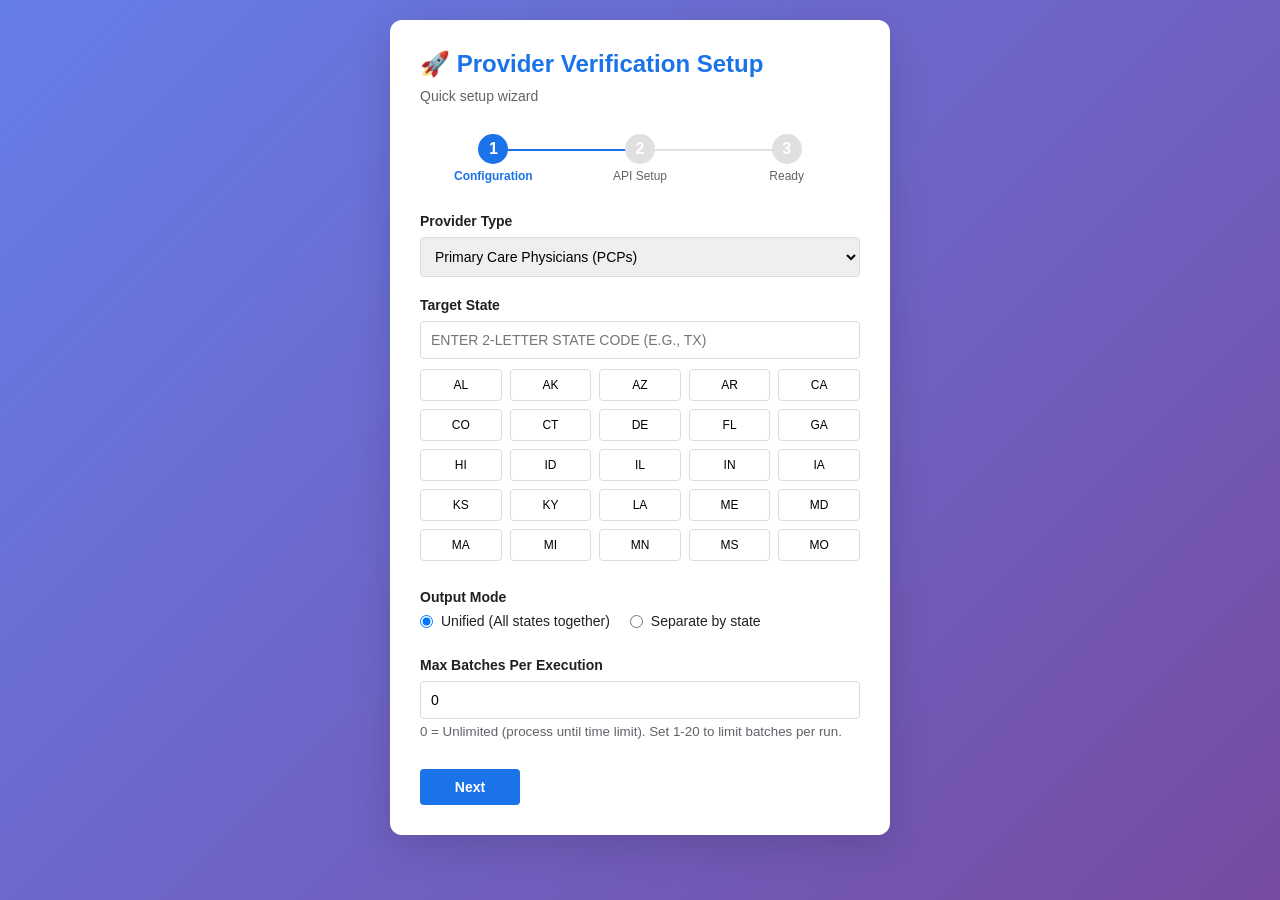
<file: QuickStartWizard.html>
<!DOCTYPE html>
<html>
<head>
  <base target="_top">
  <style>
    * { box-sizing: border-box; margin: 0; padding: 0; }
    
    body {
      font-family: -apple-system, BlinkMacSystemFont, 'Segoe UI', Roboto, Arial, sans-serif;
      padding: 20px;
      background: linear-gradient(135deg, #667eea 0%, #764ba2 100%);
      min-height: 100vh;
    }
    
    .wizard-container {
      background: white;
      border-radius: 12px;
      padding: 30px;
      box-shadow: 0 10px 40px rgba(0, 0, 0, 0.15);
      max-width: 500px;
      margin: 0 auto;
    }
    
    h1 { color: #1a73e8; margin-bottom: 10px; font-size: 24px; }
    .subtitle { color: #5f6368; margin-bottom: 30px; font-size: 14px; }
    
    .step-indicators { display: flex; justify-content: space-between; margin-bottom: 30px; }
    .step { flex: 1; text-align: center; position: relative; }
    
    .step:not(:last-child)::after {
      content: ''; position: absolute; top: 15px; right: -50%;
      width: 100%; height: 2px; background: #e0e0e0; z-index: 0;
    }
    
    .step.active::after { background: #1a73e8; }
    
    .step-circle {
      width: 30px; height: 30px; border-radius: 50%;
      background: #e0e0e0; color: white;
      display: inline-flex; align-items: center; justify-content: center;
      font-weight: bold; position: relative; z-index: 1; margin-bottom: 5px;
    }
    
    .step.active .step-circle { background: #1a73e8; }
    .step.completed .step-circle { background: #34a853; }
    .step-label { font-size: 12px; color: #5f6368; }
    .step.active .step-label { color: #1a73e8; font-weight: 600; }
    
    .wizard-content { min-height: 250px; }
    .form-group { margin-bottom: 20px; }
    
    label {
      display: block; margin-bottom: 8px;
      font-weight: 600; color: #202124; font-size: 14px;
    }
    
    input, select, textarea {
      width: 100%; padding: 10px;
      border: 1px solid #dadce0; border-radius: 4px;
      font-size: 14px; transition: all 0.3s;
    }
    
    input:focus, select:focus, textarea:focus {
      outline: none; border-color: #1a73e8;
      box-shadow: 0 0 0 3px rgba(26, 115, 232, 0.1);
    }
    
    .info-box {
      background: #e8f0fe; border: 1px solid #1a73e8;
      border-radius: 8px; padding: 15px; margin: 20px 0;
      font-size: 13px; color: #174ea6;
    }
    
    .success-box { background: #e6f4ea; border-color: #34a853; color: #0d652d; }
    .error-box { background: #fce8e6; border-color: #ea4335; color: #b31412; }
    
    .button-group {
      display: flex; gap: 10px; margin-top: 30px;
      justify-content: space-between;
    }
    
    button {
      padding: 10px 20px; border: none; border-radius: 4px;
      font-size: 14px; font-weight: 600; cursor: pointer;
      transition: all 0.3s; min-width: 100px;
    }
    
    .btn-primary { background: #1a73e8; color: white; }
    .btn-primary:hover { background: #1557b0; }
    .btn-secondary { background: #f8f9fa; color: #5f6368; border: 1px solid #dadce0; }
    .btn-secondary:hover { background: #e8eaed; }
    .btn-success { background: #34a853; color: white; }
    .btn-success:hover { background: #2d8e47; }
    
    .state-grid {
      display: grid; grid-template-columns: repeat(5, 1fr);
      gap: 8px; margin-top: 10px; max-height: 200px; overflow-y: auto;
    }
    
    .state-button {
      padding: 8px; text-align: center;
      border: 1px solid #dadce0; border-radius: 4px;
      background: white; cursor: pointer; font-size: 12px;
      transition: all 0.2s;
    }
    
    .state-button:hover { background: #f8f9fa; border-color: #1a73e8; }
    .state-button.selected { background: #1a73e8; color: white; }
    
    .spinner {
      border: 3px solid #f3f3f3; border-top: 3px solid #1a73e8;
      border-radius: 50%; width: 40px; height: 40px;
      animation: spin 1s linear infinite; margin: 20px auto;
    }
    
    @keyframes spin { 0% { transform: rotate(0deg); } 100% { transform: rotate(360deg); } }
  </style>
</head>
<body>
  <div class="wizard-container">
    <h1>🚀 Provider Verification Setup</h1>
    <p class="subtitle">Quick setup wizard</p>
    
    <div class="step-indicators">
      <div class="step active" id="step-1-indicator">
        <div class="step-circle">1</div>
        <div class="step-label">Configuration</div>
      </div>
      <div class="step" id="step-2-indicator">
        <div class="step-circle">2</div>
        <div class="step-label">API Setup</div>
      </div>
      <div class="step" id="step-3-indicator">
        <div class="step-circle">3</div>
        <div class="step-label">Ready</div>
      </div>
    </div>
    
    <div class="wizard-content" id="wizard-content">
      <!-- Step 1: Configuration -->
      <div id="step-1" class="step-content">
        <div class="form-group">
          <label for="provider-type">Provider Type</label>
          <select id="provider-type">
            <option value="PCP">Primary Care Physicians (PCPs)</option>
            <option value="OBGYN">OB/GYN Specialists</option>
            <option value="SPECIALIST">Other Specialists</option>
          </select>
        </div>
        
        <div class="form-group">
          <label for="state">Target State</label>
          <input type="text" id="state" placeholder="Enter 2-letter state code (e.g., TX)" 
                 maxlength="2" style="text-transform: uppercase" 
                 onkeyup="this.value = this.value.toUpperCase()">
          <div class="state-grid" id="state-grid"></div>
        </div>
        
        <div class="form-group">
          <label>Output Mode</label>
          <div style="display: flex; gap: 20px;">
            <label style="display: flex; align-items: center; font-weight: normal;">
              <input type="radio" name="output-mode" value="unified" checked style="width: auto; margin-right: 8px;">
              Unified (All states together)
            </label>
            <label style="display: flex; align-items: center; font-weight: normal;">
              <input type="radio" name="output-mode" value="separate" style="width: auto; margin-right: 8px;">
              Separate by state
            </label>
          </div>
        </div>
        
        <div class="form-group">
          <label for="max-batches">Max Batches Per Execution</label>
          <input type="number" id="max-batches" value="0" min="0" max="100">
          <small style="color: #5f6368; display: block; margin-top: 5px;">
            0 = Unlimited (process until time limit). Set 1-20 to limit batches per run.
          </small>
        </div>

        <div id="api-status-box"></div>
      </div>
      
      <!-- Step 2: API Setup -->
      <div id="step-2" class="step-content" style="display: none;">
        <div class="form-group">
          <label for="api-key">Google Places API Key</label>
          <input type="password" id="api-key" placeholder="Enter your API key">
          <small style="color: #5f6368; display: block; margin-top: 5px;">
            Get one from <a href="https://console.cloud.google.com" target="_blank">Google Cloud Console</a>
          </small>
        </div>
        
        <div class="info-box">
          <strong>How to get an API key:</strong><br>
          1. Go to Google Cloud Console<br>
          2. Create or select a project<br>
          3. Enable "Places API (New)"<br>
          4. Create credentials (API Key)<br>
          5. Copy and paste here
        </div>
        
        <button class="btn-secondary" onclick="testApiKey()" style="width: 100%;">Test API Key</button>
        <div id="api-test-result" style="margin-top: 10px;"></div>
      </div>
      
      <!-- Step 3: Ready -->
      <div id="step-3" class="step-content" style="display: none;">
        <div class="success-box">
          <h3>✅ Setup Complete!</h3>
          <p style="margin-top: 10px;">Ready to start verification.</p>
        </div>
        
        <div style="margin: 20px 0;">
          <h4 style="margin-bottom: 10px;">Summary:</h4>
          <div style="font-size: 13px;">
            <p><strong>Provider Type:</strong> <span id="summary-provider"></span></p>
            <p><strong>Target State:</strong> <span id="summary-state"></span></p>
            <p><strong>Output Mode:</strong> <span id="summary-mode"></span></p>
            <p><strong>Input Sheet:</strong> <span id="summary-input"></span></p>
            <p><strong>Max Batches:</strong> <span id="summary-batches"></span></p>
          </div>
        </div>
        
        <div class="info-box">
          <strong>What happens next:</strong><br>
          1. Click "Start Verification"<br>
          2. System will process providers in batches<br>
          3. Check verified, review, and error sheets for results
        </div>
      </div>
    </div>
    
    <div class="button-group">
      <button class="btn-secondary" id="btn-back" onclick="previousStep()" style="display: none;">Back</button>
      <button class="btn-primary" id="btn-next" onclick="nextStep()">Next</button>
      <button class="btn-success" id="btn-finish" onclick="finishSetup()" style="display: none;">Start Verification</button>
    </div>
  </div>
  
  <script>
    let currentStep = 1;
    const totalSteps = 3;
    let config = {
      providerType: 'PCP',
      state: 'TX',
      outputMode: 'unified',
      maxBatchesPerRun: 0,
      apiKey: ''
    };
    let skipApiSetup = false;

    const states = [
      'AL', 'AK', 'AZ', 'AR', 'CA', 'CO', 'CT', 'DE', 'FL', 'GA',
      'HI', 'ID', 'IL', 'IN', 'IA', 'KS', 'KY', 'LA', 'ME', 'MD',
      'MA', 'MI', 'MN', 'MS', 'MO', 'MT', 'NE', 'NV', 'NH', 'NJ',
      'NM', 'NY', 'NC', 'ND', 'OH', 'OK', 'OR', 'PA', 'RI', 'SC',
      'SD', 'TN', 'TX', 'UT', 'VT', 'VA', 'WA', 'WV', 'WI', 'WY'
    ];
    
    window.onload = function() {
      populateStateGrid();
      checkApiKey();
    };
    
    function populateStateGrid() {
      const grid = document.getElementById('state-grid');
      states.forEach(state => {
        const btn = document.createElement('div');
        btn.className = 'state-button';
        btn.textContent = state;
        btn.onclick = function() { selectState(state); };
        grid.appendChild(btn);
      });
    }
    
    function selectState(state) {
      document.getElementById('state').value = state;
      config.state = state;
      document.querySelectorAll('.state-button').forEach(btn => {
        btn.classList.toggle('selected', btn.textContent === state);
      });
    }
    
    function checkApiKey() {
      google.script.run.withSuccessHandler(hasKey => {
        skipApiSetup = hasKey;
        const box = document.getElementById('api-status-box');
        if (hasKey) {
          box.innerHTML = '<div class="success-box">✅ API Key Found! Will skip API setup.</div>';
        }
      }).checkApiKeyExists();
    }
    
    function updateStepIndicators() {
      for (let i = 1; i <= totalSteps; i++) {
        const indicator = document.getElementById(`step-${i}-indicator`);
        indicator.classList.remove('active', 'completed');
        if (i < currentStep) indicator.classList.add('completed');
        else if (i === currentStep) indicator.classList.add('active');
      }
    }
    
    function showStep(step) {
      for (let i = 1; i <= totalSteps; i++) {
        const content = document.getElementById(`step-${i}`);
        if (content) content.style.display = i === step ? 'block' : 'none';
      }
      
      document.getElementById('btn-back').style.display = step > 1 ? 'block' : 'none';
      document.getElementById('btn-next').style.display = step < totalSteps ? 'block' : 'none';
      document.getElementById('btn-finish').style.display = step === totalSteps ? 'block' : 'none';
      
      updateStepIndicators();
    }
    
    function validateCurrentStep() {
      if (currentStep === 1) {
        config.providerType = document.getElementById('provider-type').value;
        config.state = document.getElementById('state').value;
        config.outputMode = document.querySelector('input[name="output-mode"]:checked').value;
        config.maxBatchesPerRun = parseInt(document.getElementById('max-batches').value) || 0;
        
        if (!config.state || config.state.length !== 2) {
          alert('Please enter a valid 2-letter state code');
          return false;
        }
        return true;
      }
      
      if (currentStep === 2) {
        config.apiKey = document.getElementById('api-key').value;
        if (!config.apiKey) {
          alert('Please enter your API key');
          return false;
        }
        return true;
      }
      
      return true;
    }
    
    function nextStep() {
      if (!validateCurrentStep()) return;
      
      if (currentStep < totalSteps) {
        if (currentStep === 1 && skipApiSetup) {
          currentStep = 3;
          updateSummary();
        } else {
          currentStep++;
        }
        showStep(currentStep);
      }
    }
    
    function previousStep() {
      if (currentStep > 1) {
        if (currentStep === 3 && skipApiSetup) {
          currentStep = 1;
        } else {
          currentStep--;
        }
        showStep(currentStep);
      }
    }
    
    function testApiKey() {
      const apiKey = document.getElementById('api-key').value;
      const resultDiv = document.getElementById('api-test-result');
      
      if (!apiKey) {
        resultDiv.className = 'error-box';
        resultDiv.textContent = 'Please enter an API key';
        return;
      }
      
      resultDiv.className = 'info-box';
      resultDiv.innerHTML = '<div class="spinner"></div> Testing...';
      
      google.script.run
        .withSuccessHandler(result => {
          if (result.valid) {
            resultDiv.className = 'success-box';
            resultDiv.textContent = '✅ ' + result.message;
          } else {
            resultDiv.className = 'error-box';
            resultDiv.textContent = '❌ ' + result.message;
          }
        })
        .withFailureHandler(err => {
          resultDiv.className = 'error-box';
          resultDiv.textContent = '❌ Error: ' + err.message;
        })
        .testApiKeyValid(apiKey);
    }
    
    function updateSummary() {
      document.getElementById('summary-provider').textContent = config.providerType;
      document.getElementById('summary-state').textContent = config.state;
      document.getElementById('summary-mode').textContent = config.outputMode === 'unified' ? 'Unified' : 'Separate';
      document.getElementById('summary-input').textContent = `${config.providerType}_${config.state}_import`;
      document.getElementById('summary-batches').textContent = config.maxBatchesPerRun === 0 ? 'Unlimited' : config.maxBatchesPerRun;
    }
    
    function finishSetup() {
      const btn = document.getElementById('btn-finish');
      btn.disabled = true;
      btn.textContent = 'Starting...';
      
      google.script.run
        .withSuccessHandler(result => {
          if (result.success) {
            alert('Setup complete! Close this window and start verification from the menu.');
            google.script.host.close();
          } else {
            alert('Error: ' + (result.error || 'Unknown error'));
            btn.disabled = false;
            btn.textContent = 'Start Verification';
          }
        })
        .withFailureHandler(err => {
          alert('Error: ' + err.message);
          btn.disabled = false;
          btn.textContent = 'Start Verification';
        })
        .saveConfigAndStart(config);
    }
  </script>
</body>
</html>
</file>
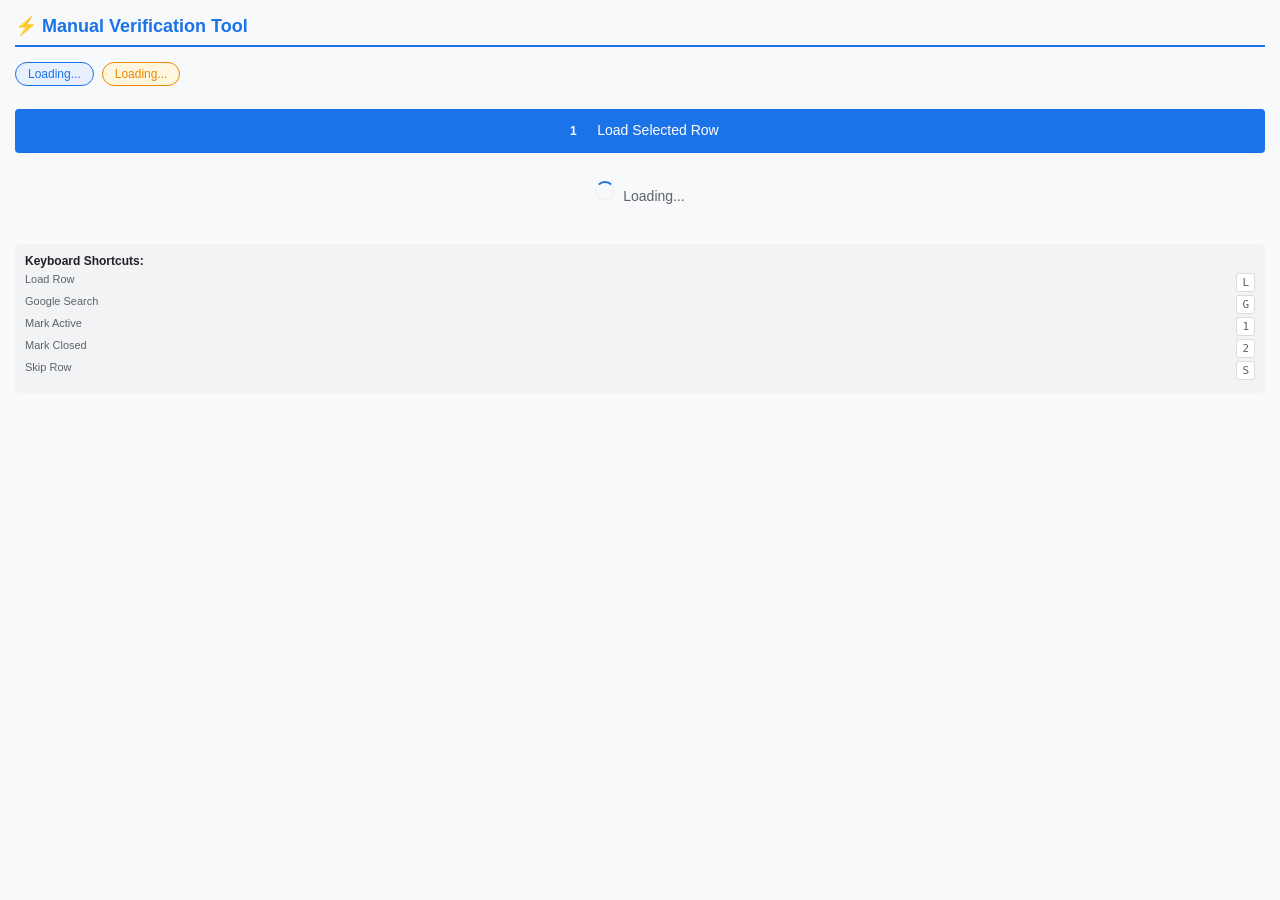
<file: VerificationSidebar.html>
<!DOCTYPE html>
<html>
<head>
  <base target="_top">
  <style>
    * {
      box-sizing: border-box;
      margin: 0;
      padding: 0;
    }
    
    body {
      font-family: -apple-system, BlinkMacSystemFont, 'Segoe UI', Roboto, Arial, sans-serif;
      padding: 15px;
      font-size: 14px;
      color: #333;
      background: #f8f9fa;
    }
    
    h2 {
      color: #1a73e8;
      font-size: 18px;
      margin-bottom: 15px;
      border-bottom: 2px solid #1a73e8;
      padding-bottom: 8px;
    }
    
    .config-badges {
      display: flex;
      gap: 8px;
      margin-bottom: 15px;
    }
    
    .config-badge {
      display: inline-block;
      background: #f8f9fa;
      border: 1px solid #dadce0;
      border-radius: 16px;
      padding: 4px 12px;
      font-size: 12px;
    }
    
    .config-badge.provider {
      background: #e8f0fe;
      color: #1a73e8;
      border-color: #1a73e8;
    }
    
    .config-badge.state {
      background: #fef7e0;
      color: #ea8600;
      border-color: #ea8600;
    }
    
    button {
      width: 100%;
      padding: 10px;
      margin: 8px 0;
      border: none;
      border-radius: 4px;
      font-size: 14px;
      cursor: pointer;
      transition: all 0.3s;
      font-weight: 500;
    }
    
    .btn-primary {
      background: #1a73e8;
      color: white;
    }
    
    .btn-primary:hover {
      background: #1557b0;
      box-shadow: 0 2px 4px rgba(0,0,0,0.1);
    }
    
    .btn-search {
      background: #34a853;
      color: white;
    }
    
    .btn-search:hover {
      background: #2d8e47;
    }
    
    .btn-operational {
      background: #34a853;
      color: white;
    }
    
    .btn-operational:hover {
      background: #2d8e47;
    }
    
    .btn-closed {
      background: #ea4335;
      color: white;
    }
    
    .btn-closed:hover {
      background: #d33b27;
    }
    
    .btn-needs-info {
      background: #fbbc04;
      color: white;
    }
    
    .btn-needs-info:hover {
      background: #f9a800;
    }
    
    #details {
      display: none;
      animation: fadeIn 0.3s;
    }
    
    @keyframes fadeIn {
      from { opacity: 0; transform: translateY(10px); }
      to { opacity: 1; transform: translateY(0); }
    }
    
    .info-section {
      background: white;
      border-radius: 8px;
      padding: 12px;
      margin: 10px 0;
      border: 1px solid #e0e0e0;
    }
    
    .info-row {
      margin: 8px 0;
      display: flex;
      align-items: flex-start;
    }
    
    .info-label {
      font-weight: 600;
      color: #5f6368;
      min-width: 80px;
      font-size: 12px;
      text-transform: uppercase;
      letter-spacing: 0.5px;
    }
    
    .info-value {
      flex: 1;
      color: #202124;
      word-break: break-word;
    }
    
    .confidence-meter {
      width: 100%;
      height: 20px;
      background: #e0e0e0;
      border-radius: 10px;
      overflow: hidden;
      margin: 5px 0;
    }
    
    .confidence-fill {
      height: 100%;
      background: linear-gradient(90deg, #ea4335, #fbbc04, #34a853);
      transition: width 0.3s;
    }
    
    .confidence-text {
      text-align: center;
      font-size: 12px;
      color: #5f6368;
      margin-top: 4px;
    }
    
    textarea {
      width: 100%;
      padding: 8px;
      border: 1px solid #dadce0;
      border-radius: 4px;
      font-family: inherit;
      font-size: 13px;
      resize: vertical;
      min-height: 60px;
    }
    
    textarea:focus {
      outline: none;
      border-color: #1a73e8;
      box-shadow: 0 0 0 2px rgba(26, 115, 232, 0.1);
    }
    
    .action-group {
      margin: 15px 0;
    }
    
    .action-label {
      font-weight: 600;
      color: #5f6368;
      margin-bottom: 8px;
      font-size: 13px;
    }
    
    .status-buttons {
      display: grid;
      grid-template-columns: 1fr 1fr 1fr;
      gap: 8px;
    }
    
    .status-buttons button {
      font-size: 12px;
      padding: 8px 4px;
    }
    
    #status-message {
      margin-top: 15px;
      padding: 10px;
      border-radius: 4px;
      text-align: center;
      font-weight: 500;
      display: none;
      animation: slideIn 0.3s;
    }
    
    @keyframes slideIn {
      from { transform: translateY(-10px); opacity: 0; }
      to { transform: translateY(0); opacity: 1; }
    }
    
    .success {
      background: #e6f4ea;
      color: #1e8e3e;
      border: 1px solid #a8dab5;
    }
    
    .error {
      background: #fce8e6;
      color: #d33b27;
      border: 1px solid #f4c7c3;
    }
    
    .loading {
      text-align: center;
      padding: 20px;
      color: #5f6368;
    }
    
    .divider {
      border-top: 1px solid #e0e0e0;
      margin: 15px 0;
    }
    
    .step-indicator {
      background: #1a73e8;
      color: white;
      border-radius: 50%;
      width: 24px;
      height: 24px;
      display: inline-flex;
      align-items: center;
      justify-content: center;
      font-size: 12px;
      font-weight: bold;
      margin-right: 8px;
    }
    
    .quick-actions {
      display: grid;
      grid-template-columns: 1fr 1fr;
      gap: 8px;
      margin-top: 10px;
    }
    
    .quick-actions button {
      font-size: 12px;
      padding: 8px;
      background: white;
      color: #5f6368;
      border: 1px solid #dadce0;
    }
    
    .quick-actions button:hover {
      background: #f8f9fa;
      border-color: #1a73e8;
    }
    
    .keyboard-shortcuts {
      margin-top: 20px;
      padding: 10px;
      background: #f1f3f4;
      border-radius: 4px;
      font-size: 11px;
      color: #5f6368;
    }
    
    .keyboard-shortcuts h3 {
      font-size: 12px;
      margin-bottom: 5px;
      color: #202124;
    }
    
    .shortcut {
      display: flex;
      justify-content: space-between;
      margin: 3px 0;
    }
    
    .key {
      background: white;
      padding: 2px 5px;
      border-radius: 3px;
      border: 1px solid #dadce0;
      font-family: monospace;
    }
    
    .spinner {
      border: 2px solid #f3f3f3;
      border-top: 2px solid #1a73e8;
      border-radius: 50%;
      width: 20px;
      height: 20px;
      animation: spin 1s linear infinite;
      display: inline-block;
      margin-right: 8px;
    }
    
    @keyframes spin {
      0% { transform: rotate(0deg); }
      100% { transform: rotate(360deg); }
    }
  </style>
</head>
<body>
  <h2>⚡ Manual Verification Tool</h2>
  
  <div class="config-badges">
    <span class="config-badge provider" id="provider-type">Loading...</span>
    <span class="config-badge state" id="state">Loading...</span>
  </div>
  
  <button class="btn-primary" onclick="loadRowData()">
    <span class="step-indicator">1</span> Load Selected Row
  </button>
  
  <div id="details">
    <div class="info-section">
      <div class="info-row">
        <span class="info-label">Row #</span>
        <span class="info-value" id="row-num"></span>
      </div>
      <div class="info-row">
        <span class="info-label">Provider</span>
        <span class="info-value" id="office-name"></span>
      </div>
      <div class="info-row">
        <span class="info-label">Address</span>
        <span class="info-value" id="address"></span>
      </div>
      <div class="info-row">
        <span class="info-label">Phone</span>
        <span class="info-value" id="phone"></span>
      </div>
      <div class="info-row">
        <span class="info-label">Location</span>
        <span class="info-value" id="location"></span>
      </div>
      <div class="info-row">
        <span class="info-label">Status</span>
        <span class="info-value" id="current-status">Not verified</span>
      </div>
      
      <div class="info-row" id="confidence-section" style="display: none;">
        <span class="info-label">Confidence</span>
        <div style="flex: 1;">
          <div class="confidence-meter">
            <div class="confidence-fill" id="confidence-bar"></div>
          </div>
          <div class="confidence-text" id="confidence-text"></div>
        </div>
      </div>
    </div>
    
    <button class="btn-search" id="search-btn" onclick="openGoogleSearch()">
      <span class="step-indicator">2</span> Google Search This Provider
    </button>
    
    <div class="action-group">
      <div class="action-label">
        <span class="step-indicator">3</span> Add Verification Notes:
      </div>
      <textarea id="notes" rows="3" placeholder="Enter any relevant notes from your research..."></textarea>
    </div>
    
    <div class="action-group">
      <div class="action-label">
        <span class="step-indicator">4</span> Set Verification Status:
      </div>
      <div class="status-buttons">
        <button class="btn-operational" onclick="updateStatus('OPERATIONAL')">✓ Active</button>
        <button class="btn-closed" onclick="updateStatus('CLOSED')">✗ Closed</button>
        <button class="btn-needs-info" onclick="updateStatus('NEEDS_INFO')">? Review</button>
      </div>
    </div>
    
    <div class="quick-actions">
      <button onclick="skipToNext()">Skip & Next →</button>
      <button onclick="clearForm()">Clear Form</button>
    </div>
  </div>
  
  <div id="status-message"></div>
  
  <div class="keyboard-shortcuts">
    <h3>Keyboard Shortcuts:</h3>
    <div class="shortcut">
      <span>Load Row</span>
      <span class="key">L</span>
    </div>
    <div class="shortcut">
      <span>Google Search</span>
      <span class="key">G</span>
    </div>
    <div class="shortcut">
      <span>Mark Active</span>
      <span class="key">1</span>
    </div>
    <div class="shortcut">
      <span>Mark Closed</span>
      <span class="key">2</span>
    </div>
    <div class="shortcut">
      <span>Skip Row</span>
      <span class="key">S</span>
    </div>
  </div>
  
  <script>
    let currentRow = null;
    let currentSheet = null;
    let searchUrl = null;
    
    // Initialize on load
    window.onload = function() {
      loadRowData();
      setupKeyboardShortcuts();
    };
    
    function setupKeyboardShortcuts() {
      document.addEventListener('keydown', function(e) {
        // Ignore if typing in textarea
        if (e.target.tagName === 'TEXTAREA') return;
        
        switch(e.key.toLowerCase()) {
          case 'l':
            loadRowData();
            break;
          case 'g':
            openGoogleSearch();
            break;
          case '1':
            updateStatus('OPERATIONAL');
            break;
          case '2':
            updateStatus('CLOSED');
            break;
          case 's':
            skipToNext();
            break;
        }
      });
    }
    
    function showStatus(message, isError) {
      const statusDiv = document.getElementById('status-message');
      statusDiv.textContent = message;
      statusDiv.className = isError ? 'error' : 'success';
      statusDiv.style.display = 'block';
      
      setTimeout(() => {
        statusDiv.style.display = 'none';
      }, 3000);
    }
    
    function showLoading(show) {
      if (show) {
        document.getElementById('details').innerHTML = '<div class="loading"><div class="spinner"></div>Loading...</div>';
        document.getElementById('details').style.display = 'block';
      }
    }
    
    function loadRowData() {
      showLoading(true);
      
      google.script.run
        .withSuccessHandler(response => {
          if (response.error) {
            showStatus(response.error, true);
            document.getElementById('details').style.display = 'none';
            return;
          }
          
          const data = response.data;
          currentRow = response.row;
          currentSheet = response.sheetName;
          searchUrl = response.searchUrl;
          
          // Update config badges
          document.getElementById('provider-type').textContent = response.providerType || 'PCP';
          document.getElementById('state').textContent = response.state || '--';
          
          // Rebuild details section
          document.getElementById('details').innerHTML = `
            <div class="info-section">
              <div class="info-row">
                <span class="info-label">Row #</span>
                <span class="info-value" id="row-num">${currentRow}</span>
              </div>
              <div class="info-row">
                <span class="info-label">Provider</span>
                <span class="info-value" id="office-name">${data['Office Name'] || 'N/A'}</span>
              </div>
              <div class="info-row">
                <span class="info-label">Address</span>
                <span class="info-value" id="address">${data['Address'] || 'N/A'}</span>
              </div>
              <div class="info-row">
                <span class="info-label">Phone</span>
                <span class="info-value" id="phone">${data['Phone Number'] || 'No phone'}</span>
              </div>
              <div class="info-row">
                <span class="info-label">Location</span>
                <span class="info-value" id="location">${data['City'] || ''}, ${data['State'] || ''} ${data['ZIP'] || ''}</span>
              </div>
              <div class="info-row">
                <span class="info-label">Status</span>
                <span class="info-value" id="current-status">${data['Verification_Status'] || 'Not verified'}</span>
              </div>
              ${response.confidence ? `
                <div class="info-row" id="confidence-section">
                  <span class="info-label">Confidence</span>
                  <div style="flex: 1;">
                    <div class="confidence-meter">
                      <div class="confidence-fill" style="width: ${response.confidence * 100}%"></div>
                    </div>
                    <div class="confidence-text">${Math.round(response.confidence * 100)}% Match Confidence</div>
                  </div>
                </div>
              ` : ''}
            </div>
            
            <button class="btn-search" id="search-btn" onclick="openGoogleSearch()">
              <span class="step-indicator">2</span> Google Search This Provider
            </button>
            
            <div class="action-group">
              <div class="action-label">
                <span class="step-indicator">3</span> Add Verification Notes:
              </div>
              <textarea id="notes" rows="3" placeholder="Enter any relevant notes from your research...">${data['Verification_Notes'] || ''}</textarea>
            </div>
            
            <div class="action-group">
              <div class="action-label">
                <span class="step-indicator">4</span> Set Verification Status:
              </div>
              <div class="status-buttons">
                <button class="btn-operational" onclick="updateStatus('OPERATIONAL')">✓ Active</button>
                <button class="btn-closed" onclick="updateStatus('CLOSED')">✗ Closed</button>
                <button class="btn-needs-info" onclick="updateStatus('NEEDS_INFO')">? Review</button>
              </div>
            </div>
            
            <div class="quick-actions">
              <button onclick="skipToNext()">Skip & Next →</button>
              <button onclick="clearForm()">Clear Form</button>
            </div>
          `;
          
          document.getElementById('details').style.display = 'block';
          showStatus(`Loaded Row ${currentRow}`, false);
        })
        .withFailureHandler(err => {
          showStatus(err.message || 'Error loading row', true);
          document.getElementById('details').style.display = 'none';
        })
        .getActiveRowData();
    }
    
    function openGoogleSearch() {
      if (searchUrl) {
        window.open(searchUrl, '_blank');
      } else {
        showStatus('No search URL available', true);
      }
    }
    
    function updateStatus(status) {
      if (!currentRow) {
        showStatus('Please load a row first', true);
        return;
      }

      const notes = document.getElementById('notes').value;

      google.script.run
        .withSuccessHandler(message => {
          showStatus(message, false);
          // Auto-advance to next row after 1.5 seconds
          setTimeout(() => {
            skipToNext();
          }, 1500);
        })
        .withFailureHandler(err => showStatus(err.message || 'Error updating', true))
        .updateRowStatus(currentRow, currentSheet, status, notes);
    }
    
    function skipToNext() {
      if (!currentRow) {
        showStatus('No row loaded', true);
        return;
      }

      showLoading(true);

      // Call the new server-side function to change the active cell
      google.script.run
        .withSuccessHandler(newRow => {
          // Once the cell is moved, reload the data for the new row
          if (newRow) {
            loadRowData();
          } else {
            showStatus('Already on the last row.', false);
            loadRowData(); // Reload current row to remove loading spinner
          }
        })
        .withFailureHandler(err => {
          showStatus('Error moving to next row: ' + err.message, true);
          loadRowData(); // Reload to remove spinner
        })
        .moveToNextRow();
    }
  </script>
</body>
</html>
</file>
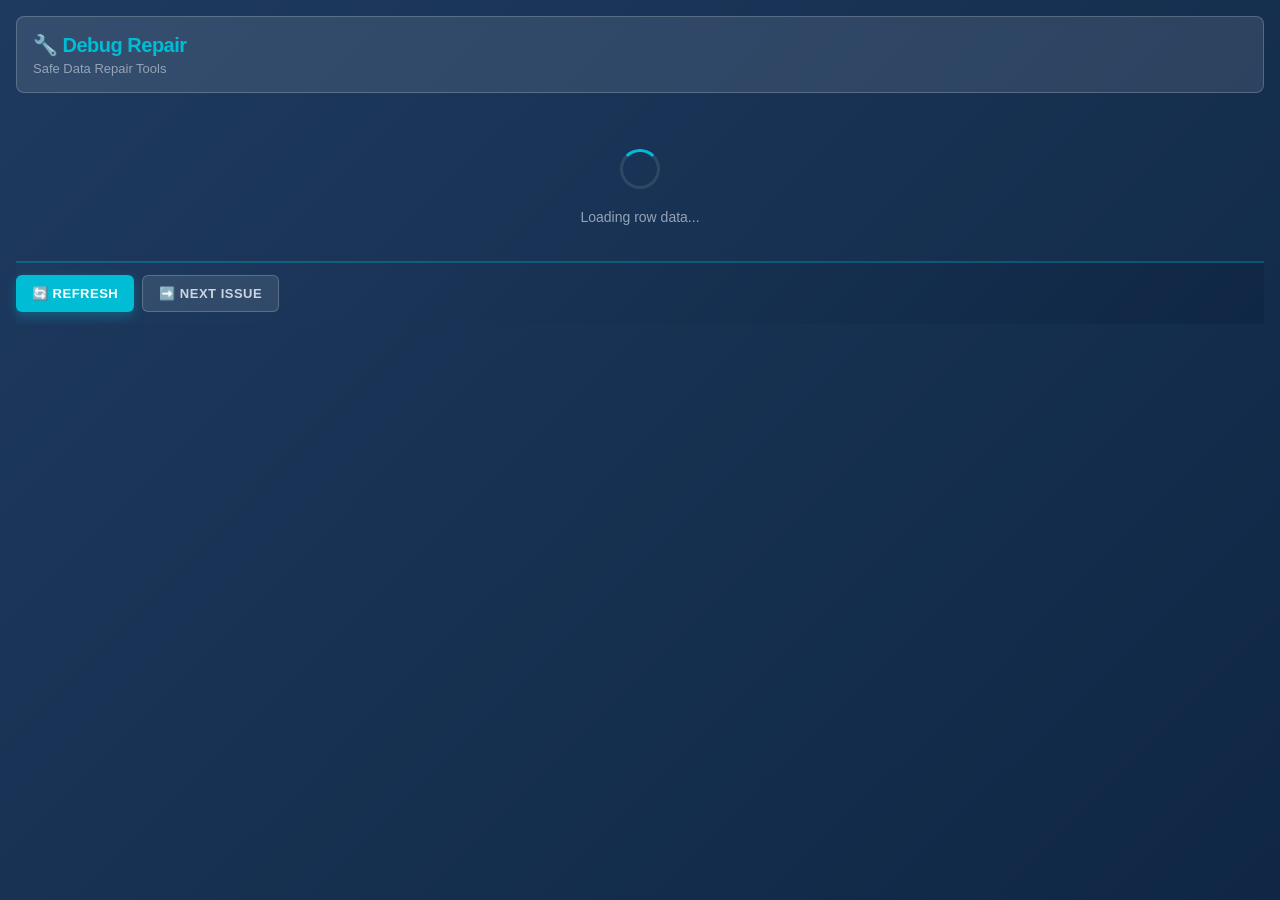
<file: scripts/obgyn-list/DebugRepairSidebar.html>
<!DOCTYPE html>
<html>
<head>
  <base target="_top">
  <style>
    * { box-sizing: border-box; margin: 0; padding: 0; }

    body {
      font-family: 'Inter', -apple-system, BlinkMacSystemFont, 'Segoe UI', Roboto, Arial, sans-serif;
      background: linear-gradient(135deg, #1e3a5f 0%, #0f2744 100%);
      color: #ffffff;
      padding: 16px;
      min-height: 100vh;
    }

    .sidebar-header {
      background: rgba(255, 255, 255, 0.1);
      padding: 16px;
      border-radius: 8px;
      margin-bottom: 16px;
      border: 1px solid rgba(255, 255, 255, 0.2);
    }

    h2 {
      font-size: 20px;
      font-weight: 700;
      color: #00bcd4;
      margin-bottom: 4px;
      letter-spacing: -0.5px;
    }

    .subtitle {
      font-size: 13px;
      color: #94a3b8;
      font-weight: 500;
    }

    .row-info {
      background: rgba(255, 255, 255, 0.05);
      padding: 12px;
      border-radius: 6px;
      margin-bottom: 16px;
      border-left: 4px solid #00bcd4;
    }

    .row-info-line {
      font-size: 13px;
      margin: 4px 0;
      display: flex;
      justify-content: space-between;
    }

    .row-info-label {
      color: #94a3b8;
      font-weight: 600;
    }

    .row-info-value {
      color: #ffffff;
      font-weight: 500;
    }

    .status-badge {
      display: inline-block;
      padding: 4px 12px;
      border-radius: 4px;
      font-size: 12px;
      font-weight: 700;
      text-transform: uppercase;
      letter-spacing: 0.5px;
    }

    .status-yellow { background: #fbbf24; color: #78350f; }
    .status-fuschia { background: #e879f9; color: #701a75; }
    .status-red { background: #f87171; color: #7f1d1d; }
    .status-green { background: #4ade80; color: #14532d; }
    .status-white { background: #e2e8f0; color: #334155; }

    .issues-container {
      margin-bottom: 16px;
    }

    .issue-card {
      background: rgba(255, 255, 255, 0.08);
      border: 1px solid rgba(255, 255, 255, 0.2);
      border-radius: 6px;
      padding: 12px;
      margin-bottom: 12px;
    }

    .issue-header {
      display: flex;
      justify-content: space-between;
      align-items: center;
      margin-bottom: 8px;
    }

    .issue-title {
      font-size: 14px;
      font-weight: 700;
      color: #00bcd4;
    }

    .issue-severity {
      font-size: 11px;
      padding: 2px 8px;
      border-radius: 3px;
      font-weight: 600;
    }

    .severity-critical { background: #f87171; color: #fff; }
    .severity-warning { background: #fbbf24; color: #78350f; }
    .severity-info { background: #60a5fa; color: #1e3a8a; }

    .issue-body {
      font-size: 13px;
      color: #cbd5e1;
      line-height: 1.5;
      margin-bottom: 12px;
    }

    .comparison-box {
      background: rgba(0, 0, 0, 0.3);
      border-radius: 4px;
      padding: 8px;
      margin: 8px 0;
      font-family: 'JetBrains Mono', 'Consolas', monospace;
      font-size: 12px;
    }

    .comparison-line {
      display: flex;
      justify-content: space-between;
      padding: 4px 0;
    }

    .comparison-label {
      color: #94a3b8;
      font-weight: 600;
    }

    .comparison-value {
      color: #00ff41;
      font-weight: 500;
    }

    .fuzzy-score {
      display: inline-block;
      background: linear-gradient(90deg, #00bcd4 0%, #4ade80 100%);
      color: #fff;
      padding: 2px 8px;
      border-radius: 3px;
      font-weight: 700;
      font-size: 12px;
    }

    .button-group {
      display: flex;
      gap: 8px;
      flex-wrap: wrap;
    }

    button {
      padding: 10px 16px;
      border: none;
      border-radius: 6px;
      font-size: 13px;
      font-weight: 700;
      cursor: pointer;
      transition: all 0.2s;
      font-family: inherit;
      text-transform: uppercase;
      letter-spacing: 0.5px;
    }

    .btn-primary {
      background: #00bcd4;
      color: white;
      box-shadow: 0 4px 12px rgba(0, 188, 212, 0.3);
    }

    .btn-primary:hover {
      background: #00acc1;
      transform: translateY(-2px);
      box-shadow: 0 6px 16px rgba(0, 188, 212, 0.4);
    }

    .btn-success {
      background: #4ade80;
      color: #14532d;
    }

    .btn-success:hover {
      background: #22c55e;
      transform: translateY(-2px);
    }

    .btn-warning {
      background: #fbbf24;
      color: #78350f;
    }

    .btn-warning:hover {
      background: #f59e0b;
      transform: translateY(-2px);
    }

    .btn-danger {
      background: #f87171;
      color: white;
    }

    .btn-danger:hover {
      background: #ef4444;
      transform: translateY(-2px);
    }

    .btn-secondary {
      background: rgba(255, 255, 255, 0.1);
      color: #cbd5e1;
      border: 1px solid rgba(255, 255, 255, 0.2);
    }

    .btn-secondary:hover {
      background: rgba(255, 255, 255, 0.15);
    }

    .btn-small {
      padding: 6px 12px;
      font-size: 11px;
    }

    button:disabled {
      opacity: 0.5;
      cursor: not-allowed;
      transform: none !important;
    }

    .action-buttons {
      position: sticky;
      bottom: 0;
      background: linear-gradient(135deg, #1e3a5f 0%, #0f2744 100%);
      padding: 12px 0;
      border-top: 2px solid rgba(0, 188, 212, 0.3);
      margin-top: 16px;
    }

    .input-field {
      width: 100%;
      padding: 10px 12px;
      background: rgba(255, 255, 255, 0.1);
      border: 1px solid rgba(255, 255, 255, 0.2);
      border-radius: 6px;
      color: #ffffff;
      font-size: 13px;
      font-family: inherit;
      margin: 8px 0;
    }

    .input-field:focus {
      outline: none;
      border-color: #00bcd4;
      background: rgba(255, 255, 255, 0.15);
      box-shadow: 0 0 0 3px rgba(0, 188, 212, 0.2);
    }

    textarea.input-field {
      min-height: 80px;
      resize: vertical;
      font-family: inherit;
    }

    .checkbox-group {
      display: flex;
      align-items: center;
      gap: 8px;
      margin: 8px 0;
    }

    .checkbox-group input[type="checkbox"] {
      width: 18px;
      height: 18px;
      cursor: pointer;
    }

    .checkbox-group label {
      font-size: 13px;
      color: #cbd5e1;
      cursor: pointer;
      font-weight: 500;
    }

    .loading {
      text-align: center;
      padding: 20px;
      color: #94a3b8;
      font-size: 14px;
    }

    .spinner {
      border: 3px solid rgba(255, 255, 255, 0.1);
      border-top: 3px solid #00bcd4;
      border-radius: 50%;
      width: 40px;
      height: 40px;
      animation: spin 0.8s linear infinite;
      margin: 20px auto;
    }

    @keyframes spin {
      0% { transform: rotate(0deg); }
      100% { transform: rotate(360deg); }
    }

    .alert {
      padding: 12px;
      border-radius: 6px;
      margin: 12px 0;
      font-size: 13px;
      line-height: 1.5;
    }

    .alert-success {
      background: rgba(74, 222, 128, 0.2);
      border: 1px solid #4ade80;
      color: #4ade80;
    }

    .alert-error {
      background: rgba(248, 113, 113, 0.2);
      border: 1px solid #f87171;
      color: #f87171;
    }

    .alert-warning {
      background: rgba(251, 191, 36, 0.2);
      border: 1px solid #fbbf24;
      color: #fbbf24;
    }

    .expandable {
      cursor: pointer;
      user-select: none;
    }

    .expandable::before {
      content: '▶ ';
      display: inline-block;
      transition: transform 0.2s;
    }

    .expandable.expanded::before {
      transform: rotate(90deg);
    }

    .expandable-content {
      display: none;
      margin-top: 8px;
    }

    .expandable-content.show {
      display: block;
    }

    .code-pill {
      display: inline-block;
      background: #1e3a5f;
      color: #00ff41;
      padding: 2px 8px;
      border-radius: 3px;
      font-family: 'JetBrains Mono', monospace;
      font-size: 11px;
      font-weight: 600;
      margin: 0 2px;
    }

    .empty-state {
      text-align: center;
      padding: 40px 20px;
      color: #64748b;
    }

    .empty-state-icon {
      font-size: 48px;
      margin-bottom: 16px;
    }

    .empty-state-title {
      font-size: 16px;
      font-weight: 700;
      color: #94a3b8;
      margin-bottom: 8px;
    }

    .empty-state-text {
      font-size: 13px;
      line-height: 1.6;
    }
  </style>
</head>
<body>
  <div class="sidebar-header">
    <h2>🔧 Debug Repair</h2>
    <p class="subtitle">Safe Data Repair Tools</p>
  </div>

  <div id="content">
    <div class="empty-state">
      <div class="empty-state-icon">🔍</div>
      <div class="empty-state-title">Select a Row to Debug</div>
      <div class="empty-state-text">
        Click on any row in your Working List to see available repair options.
        <br><br>
        This tool will analyze the row and suggest safe fixes.
      </div>
    </div>
  </div>

  <div class="action-buttons">
    <div class="button-group">
      <button class="btn-primary" onclick="loadCurrentRow()">🔄 Refresh</button>
      <button class="btn-secondary" onclick="nextDebugRow()">➡️ Next Issue</button>
    </div>
  </div>

  <script>
    let currentRowData = null;
    let currentSheet = null;

    // Load current row data on sidebar open
    window.onload = function() {
      loadCurrentRow();
    };

    function loadCurrentRow() {
      showLoading();
      google.script.run
        .withSuccessHandler(displayRowData)
        .withFailureHandler(showError)
        .getDebugRowData();
    }

    function displayRowData(data) {
      if (data.error) {
        showEmptyState(data.error);
        return;
      }

      currentRowData = data;
      currentSheet = data.sheetName;

      let html = `
        <div class="row-info">
          <div class="row-info-line">
            <span class="row-info-label">Row:</span>
            <span class="row-info-value">${data.row}</span>
          </div>
          <div class="row-info-line">
            <span class="row-info-label">Office:</span>
            <span class="row-info-value">${data.data['Office Name'] || 'N/A'}</span>
          </div>
          <div class="row-info-line">
            <span class="row-info-label">Phone:</span>
            <span class="row-info-value">${data.data['Phone Number'] || 'N/A'}</span>
          </div>
          <div class="row-info-line">
            <span class="row-info-label">Status:</span>
            <span class="row-info-value">${getStatusBadge(data.callStatus)}</span>
          </div>
        </div>
      `;

      if (data.issues && data.issues.length > 0) {
        html += '<div class="issues-container">';
        data.issues.forEach((issue, i) => {
          html += renderIssueCard(issue, i);
        });
        html += '</div>';
      } else {
        html += `
          <div class="alert alert-success">
            ✅ No issues detected for this row!
          </div>
        `;
      }

      // Add quick actions
      html += renderQuickActions(data);

      document.getElementById('content').innerHTML = html;
    }

    function getStatusBadge(status) {
      const statusMap = {
        'Successful Order': 'status-yellow',
        'Voicemail/No Answer': 'status-fuschia',
        'Potentially Invalid': 'status-red',
        'Requested Email': 'status-green',
        '': 'status-white'
      };
      const className = statusMap[status] || 'status-white';
      return `<span class="status-badge ${className}">${status || 'None'}</span>`;
    }

    function renderIssueCard(issue, index) {
      return `
        <div class="issue-card">
          <div class="issue-header">
            <span class="issue-title">${issue.title}</span>
            <span class="issue-severity severity-${issue.severity}">${issue.severity}</span>
          </div>
          <div class="issue-body">
            ${issue.description}
            ${issue.comparison ? renderComparison(issue.comparison) : ''}
          </div>
          <div class="button-group">
            ${renderIssueActions(issue, index)}
          </div>
        </div>
      `;
    }

    function renderComparison(comparison) {
      return `
        <div class="comparison-box">
          ${Object.keys(comparison).map(key => `
            <div class="comparison-line">
              <span class="comparison-label">${key}:</span>
              <span class="comparison-value">${comparison[key]}</span>
            </div>
          `).join('')}
        </div>
      `;
    }

    function renderIssueActions(issue, index) {
      // Dynamic actions based on issue type
      let actions = '';

      if (issue.actions) {
        issue.actions.forEach(action => {
          const btnClass = action.type === 'primary' ? 'btn-primary' :
                          action.type === 'success' ? 'btn-success' :
                          action.type === 'warning' ? 'btn-warning' :
                          action.type === 'danger' ? 'btn-danger' : 'btn-secondary';
          actions += `<button class="${btnClass} btn-small" onclick="${action.handler}">${action.label}</button>`;
        });
      }

      return actions;
    }

    function renderQuickActions(data) {
      let actions = '<div class="issue-card"><div class="issue-title">Quick Actions</div><div class="button-group">';

      actions += `<button class="btn-secondary btn-small" onclick="googleSearch()">🔍 Google Search</button>`;

      if (data.callStatus === 'Requested Email') {
        actions += `<button class="btn-secondary btn-small" onclick="openGmail()">📧 Check Email</button>`;
      }

      if (data.callStatus) {
        actions += `<button class="btn-warning btn-small" onclick="clearRowColor()">🗑️ Clear Color</button>`;
      }

      actions += `<button class="btn-secondary btn-small" onclick="editNotes()">📝 Edit Notes</button>`;
      actions += '</div></div>';

      return actions;
    }

    function showLoading() {
      document.getElementById('content').innerHTML = `
        <div class="loading">
          <div class="spinner"></div>
          <p>Loading row data...</p>
        </div>
      `;
    }

    function showError(error) {
      document.getElementById('content').innerHTML = `
        <div class="alert alert-error">
          ❌ Error: ${error.message}
        </div>
      `;
    }

    function showEmptyState(message) {
      document.getElementById('content').innerHTML = `
        <div class="empty-state">
          <div class="empty-state-icon">⚠️</div>
          <div class="empty-state-title">No Row Selected</div>
          <div class="empty-state-text">${message || 'Please select a data row to analyze.'}</div>
        </div>
      `;
    }

    function googleSearch() {
      if (!currentRowData) return;
      const query = [
        currentRowData.data['Office Name'],
        currentRowData.data['Address'],
        currentRowData.data['City'],
        currentRowData.data['State']
      ].filter(Boolean).join(' ');
      const url = `https://www.google.com/search?q=${encodeURIComponent(query)}`;
      window.open(url, '_blank');
    }

    function openGmail() {
      // Try to extract email from notes
      const notes = currentRowData.data['Notes'] || '';
      const emailMatch = notes.match(/[\w.-]+@[\w.-]+\.\w+/);
      let url = 'https://mail.google.com/mail/u/0/#inbox';
      if (emailMatch) {
        url = `https://mail.google.com/mail/u/0/#search/from:${encodeURIComponent(emailMatch[0])}`;
      }
      window.open(url, '_blank');
    }

    function clearRowColor() {
      if (!confirm('Clear the color/status for this row?')) return;
      google.script.run
        .withSuccessHandler(() => {
          showSuccess('Row color cleared!');
          loadCurrentRow();
        })
        .withFailureHandler(showError)
        .clearRowColor(currentRowData.row, currentSheet);
    }

    function editNotes() {
      const currentNotes = currentRowData.data['Notes'] || '';
      const newNotes = prompt('Edit notes:', currentNotes);
      if (newNotes === null) return; // User cancelled

      google.script.run
        .withSuccessHandler(() => {
          showSuccess('Notes updated!');
          loadCurrentRow();
        })
        .withFailureHandler(showError)
        .updateNotes(currentRowData.row, currentSheet, newNotes);
    }

    function nextDebugRow() {
      google.script.run
        .withSuccessHandler(() => {
          loadCurrentRow();
        })
        .withFailureHandler(showError)
        .moveToNextDebugRow();
    }

    function showSuccess(message) {
      const alert = document.createElement('div');
      alert.className = 'alert alert-success';
      alert.textContent = '✅ ' + message;
      document.getElementById('content').insertAdjacentElement('afterbegin', alert);
      setTimeout(() => alert.remove(), 3000);
    }

    // Expandable sections
    document.addEventListener('click', function(e) {
      if (e.target.classList.contains('expandable')) {
        e.target.classList.toggle('expanded');
        const content = e.target.nextElementSibling;
        if (content && content.classList.contains('expandable-content')) {
          content.classList.toggle('show');
        }
      }
    });
  </script>
</body>
</html>
</file>
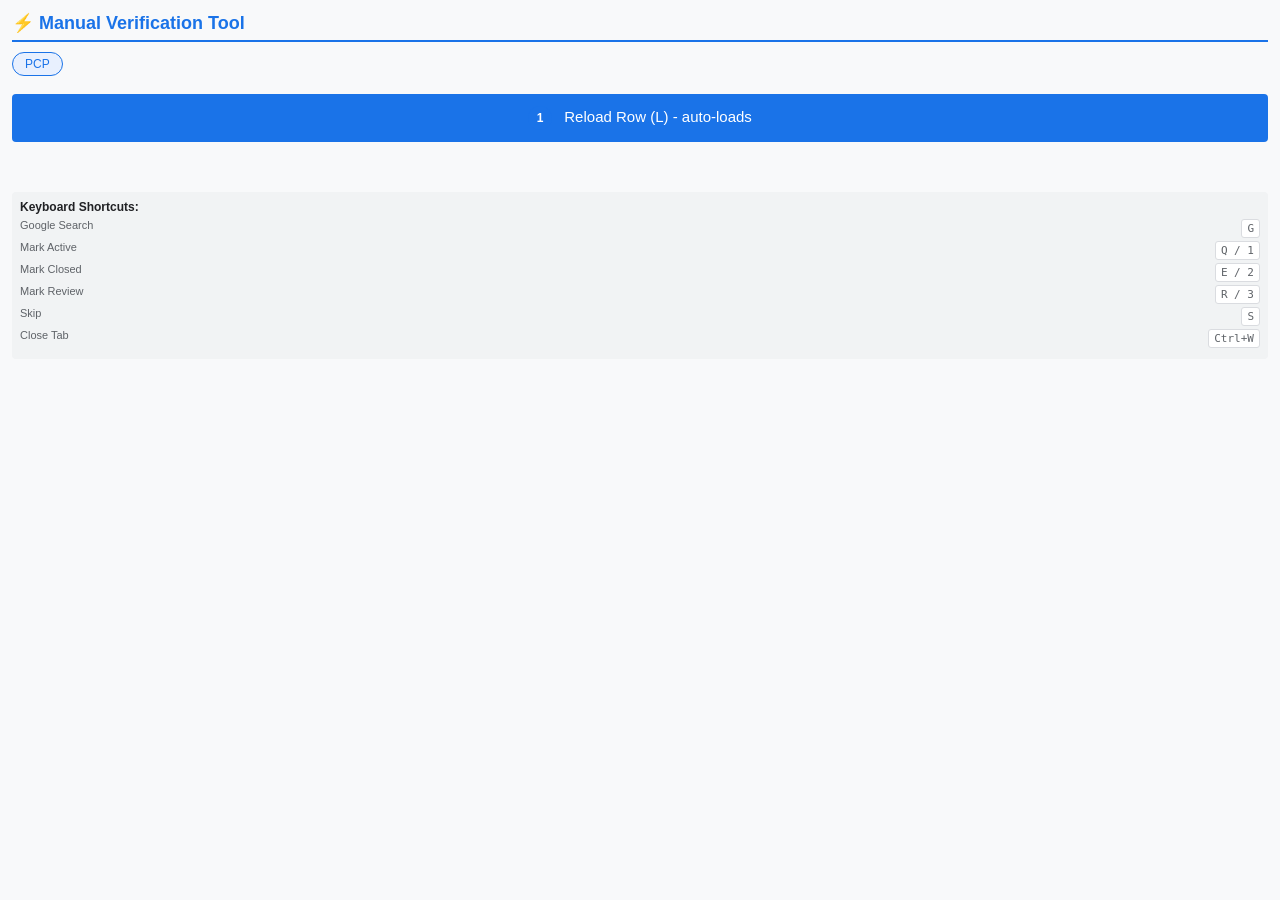
<file: scripts/provider-search/VerificationSidebar.html>
<!DOCTYPE html>
<html>
<head>
  <base target="_top">
  <style>
    * {
      box-sizing: border-box;
      margin: 0;
      padding: 0;
    }
    
    body {
      font-family: -apple-system, BlinkMacSystemFont, 'Segoe UI', Roboto, Arial, sans-serif;
      padding: 12px;
      font-size: 14px;
      color: #333;
      background: #f8f9fa;
    }
    
    h2 {
      color: #1a73e8;
      font-size: 18px;
      margin-bottom: 10px;
      border-bottom: 2px solid #1a73e8;
      padding-bottom: 6px;
    }
    
    .config-badges {
      display: flex;
      gap: 8px;
      margin-bottom: 10px;
    }
    
    .config-badge {
      display: inline-block;
      background: #f8f9fa;
      border: 1px solid #dadce0;
      border-radius: 16px;
      padding: 4px 12px;
      font-size: 12px;
    }
    
    .config-badge.provider {
      background: #e8f0fe;
      color: #1a73e8;
      border-color: #1a73e8;
    }
    
    .config-badge.state {
      background: #fef7e0;
      color: #ea8600;
      border-color: #ea8600;
    }
    
    button {
      width: 100%;
      padding: 12px;
      margin: 8px 0;
      border: none;
      border-radius: 4px;
      font-size: 15px;
      cursor: pointer;
      transition: all 0.3s;
      font-weight: 500;
    }
    
    .btn-primary {
      background: #1a73e8;
      color: white;
    }
    
    .btn-primary:hover {
      background: #1557b0;
      box-shadow: 0 2px 4px rgba(0,0,0,0.1);
    }
    
    .btn-search {
      background: #34a853;
      color: white;
    }
    
    .btn-search:hover {
      background: #2d8e47;
    }
    
    .btn-operational {
      background: #34a853;
      color: white;
    }
    
    .btn-operational:hover {
      background: #2d8e47;
    }
    
    .btn-closed {
      background: #ea4335;
      color: white;
    }
    
    .btn-closed:hover {
      background: #d33b27;
    }
    
    .btn-needs-info {
      background: #fbbc04;
      color: white;
    }
    
    .btn-needs-info:hover {
      background: #f9a800;
    }
    
    #details {
      display: none;
      animation: fadeIn 0.3s;
    }
    
    @keyframes fadeIn {
      from { opacity: 0; transform: translateY(10px); }
      to { opacity: 1; transform: translateY(0); }
    }
    
    .info-section {
      background: white;
      border-radius: 8px;
      padding: 10px;
      margin: 8px 0;
      border: 1px solid #e0e0e0;
      min-height: 150px;
      position: relative;
    }
    
    .info-row {
      margin: 6px 0;
      display: flex;
      align-items: flex-start;
    }
    
    .info-label {
      font-weight: 600;
      color: #5f6368;
      min-width: 80px;
      font-size: 12px;
      text-transform: uppercase;
      letter-spacing: 0.5px;
    }
    
    .info-value {
      flex: 1;
      color: #202124;
      word-break: break-word;
    }
    
    .confidence-meter {
      width: 100%;
      height: 20px;
      background: #e0e0e0;
      border-radius: 10px;
      overflow: hidden;
      margin: 5px 0;
    }
    
    .confidence-fill {
      height: 100%;
      background: linear-gradient(90deg, #ea4335, #fbbc04, #34a853);
      transition: width 0.3s;
    }
    
    .confidence-text {
      text-align: center;
      font-size: 12px;
      color: #5f6368;
      margin-top: 4px;
    }
    
    textarea {
      width: 100%;
      padding: 8px;
      border: 1px solid #dadce0;
      border-radius: 4px;
      font-family: inherit;
      font-size: 13px;
      resize: vertical;
      min-height: 50px;
    }
    
    textarea:focus {
      outline: none;
      border-color: #1a73e8;
      box-shadow: 0 0 0 2px rgba(26, 115, 232, 0.1);
    }
    
    .action-group {
      margin: 10px 0;
    }
    
    .action-label {
      font-weight: 600;
      color: #5f6368;
      margin-bottom: 8px;
      font-size: 13px;
    }
    
    .status-buttons {
      display: grid;
      grid-template-columns: 1fr 1fr 1fr;
      gap: 8px;
    }

    .status-buttons button {
      font-size: 13px;
      padding: 12px 8px;
    }
    
    #status-message {
      margin-top: 10px;
      padding: 10px;
      border-radius: 4px;
      text-align: center;
      font-weight: 500;
      min-height: 20px;
      visibility: hidden;
      animation: slideIn 0.3s;
    }

    #status-message.visible {
      visibility: visible;
    }
    
    @keyframes slideIn {
      from { transform: translateY(-10px); opacity: 0; }
      to { transform: translateY(0); opacity: 1; }
    }
    
    .success {
      background: #e6f4ea;
      color: #1e8e3e;
      border: 1px solid #a8dab5;
    }
    
    .error {
      background: #fce8e6;
      color: #d33b27;
      border: 1px solid #f4c7c3;
    }
    
    .loading {
      text-align: center;
      padding: 20px;
      color: #5f6368;
    }
    
    .divider {
      border-top: 1px solid #e0e0e0;
      margin: 15px 0;
    }
    
    .step-indicator {
      background: #1a73e8;
      color: white;
      border-radius: 50%;
      width: 24px;
      height: 24px;
      display: inline-flex;
      align-items: center;
      justify-content: center;
      font-size: 12px;
      font-weight: bold;
      margin-right: 8px;
    }
    
    .quick-actions {
      display: grid;
      grid-template-columns: 1fr 1fr;
      gap: 8px;
      margin-top: 10px;
    }
    
    .quick-actions button {
      font-size: 12px;
      padding: 8px;
      background: white;
      color: #5f6368;
      border: 1px solid #dadce0;
    }
    
    .quick-actions button:hover {
      background: #f8f9fa;
      border-color: #1a73e8;
    }
    
    .keyboard-shortcuts {
      margin-top: 12px;
      padding: 8px;
      background: #f1f3f4;
      border-radius: 4px;
      font-size: 11px;
      color: #5f6368;
    }
    
    .keyboard-shortcuts h3 {
      font-size: 12px;
      margin-bottom: 5px;
      color: #202124;
    }
    
    .shortcut {
      display: flex;
      justify-content: space-between;
      margin: 3px 0;
    }
    
    .key {
      background: white;
      padding: 2px 5px;
      border-radius: 3px;
      border: 1px solid #dadce0;
      font-family: monospace;
    }
    
    .spinner {
      border: 2px solid #f3f3f3;
      border-top: 2px solid #1a73e8;
      border-radius: 50%;
      width: 20px;
      height: 20px;
      animation: spin 1s linear infinite;
      display: inline-block;
      margin-right: 8px;
    }
    
    @keyframes spin {
      0% { transform: rotate(0deg); }
      100% { transform: rotate(360deg); }
    }
  </style>
</head>
<body>
  <h2>⚡ Manual Verification Tool</h2>

  <div class="config-badges">
    <span class="config-badge provider" id="provider-type">PCP</span>
  </div>

  <button class="btn-primary" onclick="loadRowData()">
    <span class="step-indicator">1</span> Reload Row (L) - auto-loads
  </button>
  
  <div id="details">
    <div class="info-section">
      <div class="info-row">
        <span class="info-label">Row #</span>
        <span class="info-value" id="row-num"></span>
      </div>
      <div class="info-row">
        <span class="info-label">Provider</span>
        <span class="info-value" id="office-name"></span>
      </div>
      <div class="info-row">
        <span class="info-label">Address</span>
        <span class="info-value" id="address"></span>
      </div>
      <div class="info-row">
        <span class="info-label">Phone</span>
        <span class="info-value" id="phone"></span>
      </div>
      <div class="info-row">
        <span class="info-label">Location</span>
        <span class="info-value" id="location"></span>
      </div>
      <div class="info-row">
        <span class="info-label">Verified</span>
        <span class="info-value" id="current-status">Loading...</span>
      </div>
      
      <div class="info-row" id="confidence-section" style="display: none;">
        <span class="info-label">Confidence</span>
        <div style="flex: 1;">
          <div class="confidence-meter">
            <div class="confidence-fill" id="confidence-bar"></div>
          </div>
          <div class="confidence-text" id="confidence-text"></div>
        </div>
      </div>
    </div>
    
    <button class="btn-search" id="search-btn" onclick="openGoogleSearch()">
      <span class="step-indicator">2</span> Google Search This Provider
    </button>

    <div class="action-group">
      <div class="action-label">
        <span class="step-indicator">3</span> Set Verification Status:
      </div>
      <div class="status-buttons">
        <button class="btn-operational" onclick="updateStatus('OPERATIONAL')">✓ Active (Q)</button>
        <button class="btn-closed" onclick="updateStatus('CLOSED')">✗ Closed (E)</button>
        <button class="btn-needs-info" onclick="updateStatus('NEEDS_REVIEW')">? Review (R)</button>
      </div>
    </div>

    <div class="quick-actions">
      <button onclick="skipToNext()">Skip (S)</button>
    </div>
  </div>
  
  <div id="status-message"></div>
  
  <div class="keyboard-shortcuts">
    <h3>Keyboard Shortcuts:</h3>
    <div class="shortcut">
      <span>Google Search</span>
      <span class="key">G</span>
    </div>
    <div class="shortcut">
      <span>Mark Active</span>
      <span class="key">Q / 1</span>
    </div>
    <div class="shortcut">
      <span>Mark Closed</span>
      <span class="key">E / 2</span>
    </div>
    <div class="shortcut">
      <span>Mark Review</span>
      <span class="key">R / 3</span>
    </div>
    <div class="shortcut">
      <span>Skip</span>
      <span class="key">S</span>
    </div>
    <div class="shortcut">
      <span>Close Tab</span>
      <span class="key">Ctrl+W</span>
    </div>
  </div>
  
  <script>
    let currentRow = null;
    let currentSheet = null;
    let searchUrl = null;
    let autoLoadInterval = null;
    let isLoading = false;
    let loadingRowNumber = null; // Track which row we're loading to ignore stale responses
    let loadTimeout = null; // Track timeout for cancellation
    let selectedRow = null; // Track which row is actually selected in sheet
    let lastPolledRow = null; // Track last polled row for debouncing
    let sameRowCount = 0; // Count how many times we've seen the same row

    // Initialize on load
    window.onload = function() {
      loadRowData(false); // Silent on auto-load
      setupKeyboardShortcuts();
      startAutoLoad();
    };

    // Auto-load when user selects a new row
    // Uses debouncing to prevent cell edits from triggering loads
    function startAutoLoad() {
      autoLoadInterval = setInterval(() => {
        // Don't poll if already loading
        if (isLoading) return;

        google.script.run
          .withSuccessHandler(activeRow => {
            // Ignore header row (row 1) and invalid rows
            if (!activeRow || activeRow < 2) {
              return; // Don't process header or invalid selections
            }

            // Minimal debounce: Only trigger load if row has been stable for 1 poll
            if (activeRow === lastPolledRow) {
              sameRowCount++;
            } else {
              lastPolledRow = activeRow;
              sameRowCount = 1;
            }

            selectedRow = activeRow; // Track selected row

            // Only load if:
            // 1. Row is different from current
            // 2. Row has been stable for at least 1 poll (300ms)
            // 3. Not currently loading
            // This prevents brief cell edit flickers from triggering loads
            if (activeRow !== currentRow &&
                sameRowCount >= 1 &&
                !isLoading) {
              loadRowData(true, activeRow); // Silent on auto-load, pass target row
            }
          })
          .withFailureHandler(() => {
            // Silent fail - don't spam errors
          })
          .getActiveRowNumber();
      }, 300); // Poll every 300ms - faster response
    }

    function stopAutoLoad() {
      if (autoLoadInterval) {
        clearInterval(autoLoadInterval);
      }
    }
    
    function setupKeyboardShortcuts() {
      document.addEventListener('keydown', function(e) {
        // Ignore if typing in textarea
        if (e.target.tagName === 'TEXTAREA') return;

        // Block ALL shortcuts (except L) if:
        // 1. Loaded row doesn't match selected row, OR
        // 2. Currently in loading state
        const blocked = (currentRow !== selectedRow) || isLoading;

        switch(e.key.toLowerCase()) {
          case 'l':
            loadRowData(false); // Manual load - always allowed
            break;
          case 'g':
            if (blocked) {
              showStatus('Wait for row to finish loading', true, false);
              return;
            }
            openGoogleSearch();
            break;
          case 'q':
          case '1':
            if (blocked) {
              showStatus('Wait for row to finish loading', true, false);
              return;
            }
            updateStatus('OPERATIONAL');
            break;
          case 'e':
          case '2':
            if (blocked) {
              showStatus('Wait for row to finish loading', true, false);
              return;
            }
            updateStatus('CLOSED');
            break;
          case 'r':
          case '3':
            if (blocked) {
              showStatus('Wait for row to finish loading', true, false);
              return;
            }
            updateStatus('NEEDS_REVIEW');
            break;
          case 's':
            if (blocked) {
              showStatus('Wait for row to finish loading', true, false);
              return;
            }
            skipToNext();
            break;
        }
      });
    }
    
    function showStatus(message, isError, silent) {
      if (silent) return; // Don't show status if silent

      const statusDiv = document.getElementById('status-message');
      statusDiv.textContent = message;
      statusDiv.className = (isError ? 'error' : 'success') + ' visible';

      setTimeout(() => {
        statusDiv.className = isError ? 'error' : 'success'; // Remove visible class
      }, 1500);
    }
    
    function loadRowData(silent, targetRow) {
      // Get the row number we're about to load
      if (!targetRow) {
        // Manual load - get current active row from server
        google.script.run
          .withSuccessHandler(activeRow => {
            if (activeRow) {
              loadRowDataInternal(silent, activeRow);
            }
          })
          .getActiveRowNumber();
      } else {
        loadRowDataInternal(silent, targetRow);
      }
    }

    function loadRowDataInternal(silent, targetRow) {
      // Prevent overlapping loads
      if (isLoading && loadingRowNumber === targetRow) {
        return; // Already loading this exact row, ignore
      }

      // Clear any existing timeout
      if (loadTimeout) {
        clearTimeout(loadTimeout);
      }

      // Track which row we're loading
      loadingRowNumber = targetRow;
      isLoading = true;

      // Safety timeout - reset loading state after 10 seconds
      loadTimeout = setTimeout(() => {
        if (loadingRowNumber === targetRow) {
          isLoading = false;
          loadingRowNumber = null;
          loadTimeout = null;
          showStatus('Loading timeout - try again (press L)', true, false);
        }
      }, 10000);

      // Immediately show clean loading state - no old data visible
      const detailsDiv = document.getElementById('details');
      detailsDiv.innerHTML = `
        <div class="info-section">
          <div style="text-align: center; padding: 60px; color: #5f6368;">
            <div class="spinner" style="margin: 0 auto 15px;"></div>
            <div>Loading row ${targetRow}...</div>
          </div>
        </div>
      `;
      detailsDiv.style.display = 'block';

      google.script.run
        .withSuccessHandler(response => {
          if (loadTimeout) {
            clearTimeout(loadTimeout);
            loadTimeout = null;
          }

          // CRITICAL: Ignore stale responses (user moved to different row while loading)
          if (response.row !== loadingRowNumber) {
            isLoading = false;
            loadingRowNumber = null;
            return; // Ignore this stale response
          }

          isLoading = false;
          loadingRowNumber = null;

          if (response.error) {
            showStatus(response.error, true, silent);
            return;
          }

          const data = response.data;
          currentRow = response.row;
          currentSheet = response.sheetName;
          searchUrl = response.searchUrl;

          // Reset debounce counters after successful load
          lastPolledRow = response.row;
          sameRowCount = 0;
          selectedRow = response.row; // Sync selectedRow to prevent false blocking

          // Rebuild details section
          document.getElementById('details').innerHTML = `
            <div class="info-section">
              <div class="info-row">
                <span class="info-label">Row #</span>
                <span class="info-value" id="row-num">${currentRow}</span>
              </div>
              <div class="info-row">
                <span class="info-label">Provider</span>
                <span class="info-value" id="office-name">${data['Office Name'] || 'N/A'}</span>
              </div>
              <div class="info-row">
                <span class="info-label">Address</span>
                <span class="info-value" id="address">${data['Address'] || 'N/A'}</span>
              </div>
              <div class="info-row">
                <span class="info-label">Phone</span>
                <span class="info-value" id="phone">${data['Phone Number'] || 'No phone'}</span>
              </div>
              <div class="info-row">
                <span class="info-label">Location</span>
                <span class="info-value" id="location">${data['City'] || ''}, ${data['State'] || ''} ${data['ZIP'] || ''}</span>
              </div>
              <div class="info-row">
                <span class="info-label">Verified</span>
                <span class="info-value" id="current-status">${response.verificationStatus || 'Not verified'}</span>
              </div>
              ${response.confidence ? `
                <div class="info-row" id="confidence-section">
                  <span class="info-label">Confidence</span>
                  <div style="flex: 1;">
                    <div class="confidence-meter">
                      <div class="confidence-fill" style="width: ${response.confidence * 100}%"></div>
                    </div>
                    <div class="confidence-text">${Math.round(response.confidence * 100)}% Match Confidence</div>
                  </div>
                </div>
              ` : ''}
            </div>
            
            <button class="btn-search" id="search-btn" onclick="openGoogleSearch()">
              <span class="step-indicator">2</span> Google Search This Provider
            </button>

            <div class="action-group">
              <div class="action-label">
                <span class="step-indicator">3</span> Set Verification Status:
              </div>
              <div class="status-buttons">
                <button class="btn-operational" onclick="updateStatus('OPERATIONAL')">✓ Active (Q)</button>
                <button class="btn-closed" onclick="updateStatus('CLOSED')">✗ Closed (E)</button>
                <button class="btn-needs-info" onclick="updateStatus('NEEDS_REVIEW')">? Review (R)</button>
              </div>
            </div>

            <div class="quick-actions">
              <button onclick="skipToNext()">Skip (S)</button>
            </div>
          `;

          document.getElementById('details').style.display = 'block';
          showStatus(`Loaded Row ${currentRow}`, false, silent);
        })
        .withFailureHandler(err => {
          if (loadTimeout) {
            clearTimeout(loadTimeout);
            loadTimeout = null;
          }
          isLoading = false;
          loadingRowNumber = null;

          // Show error state
          const detailsDiv = document.getElementById('details');
          detailsDiv.innerHTML = `
            <div class="info-section">
              <div style="text-align: center; padding: 40px; color: #d33b27;">
                Error loading row: ${err.message || 'Unknown error'}
                <br><br>
                <button class="btn-primary" onclick="loadRowData(false)">Retry (L)</button>
              </div>
            </div>
          `;

          showStatus(err.message || 'Error loading row', true, silent);
        })
        .getActiveRowData();
    }
    
    function openGoogleSearch() {
      // Don't allow search if loaded row doesn't match selected row
      if (currentRow !== selectedRow) {
        showStatus('Wait for row to finish loading', true, false);
        return;
      }

      if (searchUrl) {
        // Open in same named window (reuses the tab instead of creating new ones)
        window.open(searchUrl, 'provider_search_tab');
      } else {
        showStatus('No search URL available', true, false);
      }
    }
    
    function updateStatus(status) {
      if (!currentRow) {
        showStatus('Please load a row first', true, false);
        return;
      }

      // Don't allow verification if loaded row doesn't match selected row
      if (currentRow !== selectedRow) {
        showStatus('Wait for row to finish loading', true, false);
        return;
      }

      google.script.run
        .withSuccessHandler(message => {
          showStatus(message, false, false); // Show status for user action

          // Get current active row and immediately load it (bypass debounce)
          google.script.run
            .withSuccessHandler(activeRow => {
              if (activeRow) {
                selectedRow = activeRow;
                lastPolledRow = activeRow;
                sameRowCount = 3; // Mark as stable
                loadRowData(true, activeRow); // Immediate load
              }
            })
            .getActiveRowNumber();
        })
        .withFailureHandler(err => showStatus(err.message || 'Error updating', true, false))
        .updateRowStatus(currentRow, currentSheet, status, '');
    }
    
    function skipToNext() {
      if (!currentRow) {
        showStatus('No row loaded', true, false);
        return;
      }

      // Don't allow skip if loaded row doesn't match selected row
      if (currentRow !== selectedRow) {
        showStatus('Wait for row to finish loading', true, false);
        return;
      }

      // Call the server-side function to change the active cell
      google.script.run
        .withSuccessHandler(newRow => {
          if (!newRow) {
            showStatus('Already on the last row.', false, false);
            return;
          }

          // Immediately load the new row (bypass debounce for skip action)
          selectedRow = newRow;
          lastPolledRow = newRow;
          sameRowCount = 3; // Set to 3 so it's already "stable"
          loadRowData(true, newRow); // Silent, immediate load
        })
        .withFailureHandler(err => {
          showStatus('Error moving to next row: ' + err.message, true, false);
        })
        .moveToNextRow();
    }
  </script>
</body>
</html>
</file>
